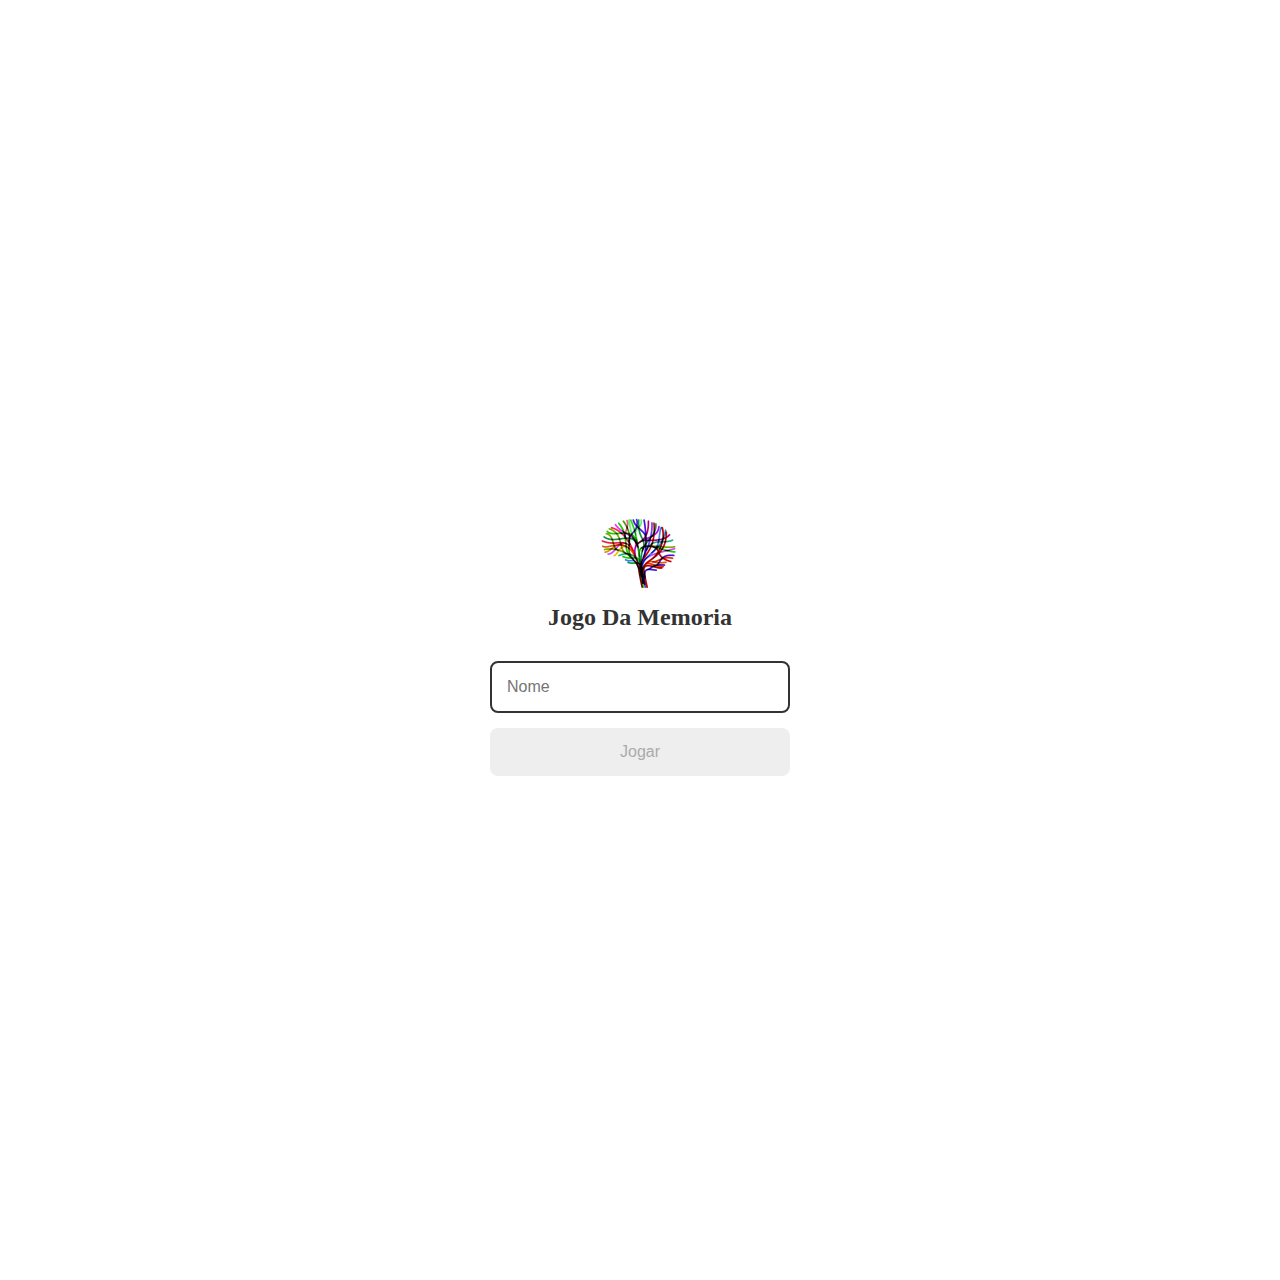
<file: index.html>
<!DOCTYPE html>
<html lang="pt-br">
<head>
    <meta charset="UTF-8">
    <meta name="viewport" content="width=device-width, initial-scale=1.0">
    <link rel="preconnect" href="https://fonts.googleapis.com">
<link rel="preconnect" href="https://fonts.gstatic.com" crossorigin>

    <link rel="stylesheet" href="./css/login.css">
    <link rel="stylesheet" href="./css/reset.css">
    <script defer src="./js/login.js"></script>
    <title>Jogo Da Memoria | Login</title>


</head>
    <form class="login-form">
        <div class="login_header">
            <img src="./img/memory.png" alt="memory icon">
            <h1>Jogo Da Memoria</h1>
        </div>
        <input type="text" placeholder="Nome" class="login_input">
        <button  type="submit" class="login_button" disabled>Jogar</button>
    </form>
</body>
</html>
</file>
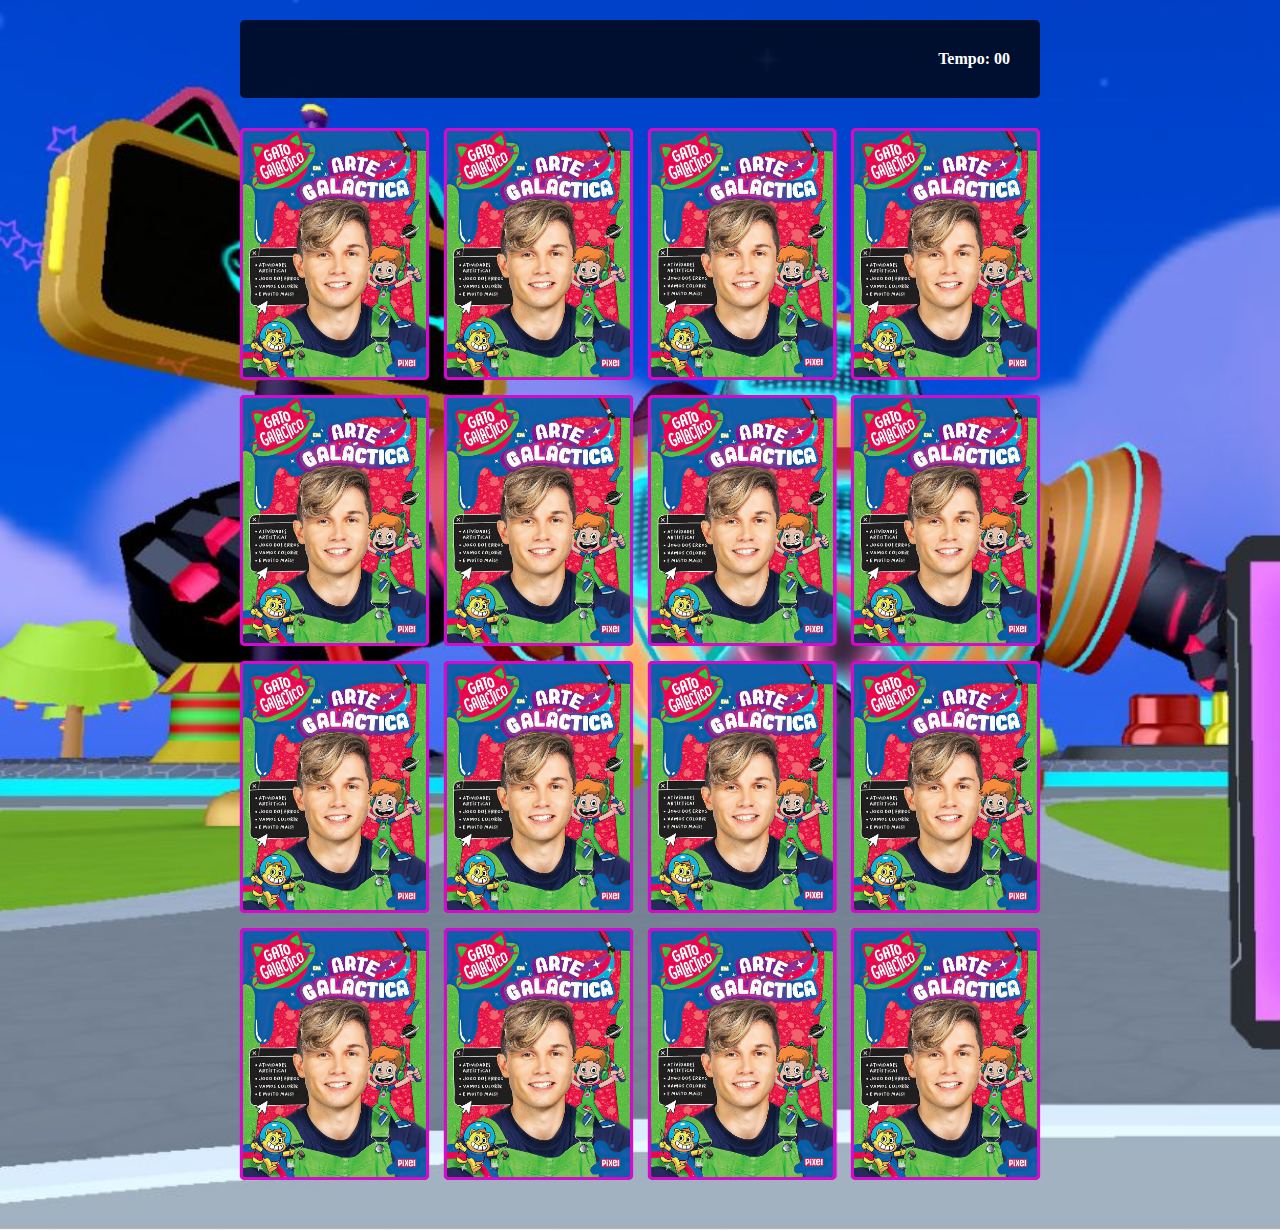
<file: pages/game.html>
<!DOCTYPE html>
<html lang="pt-br">
<head>
    <meta charset="UTF-8">
    <meta name="viewport" content="width=device-width, initial-scale=1.0">
    <link rel="stylesheet" href="../css/reset.css">
    <link rel="stylesheet" href="../css/game.css">
    <script defer src="../js/game.js"></script>
    <title>Jogo Da Memoria</title>
</head>
<main>
    <header>
        <span class="player"> </span>
        <span>  Tempo: <span class="timer"> 00 </span></span>
    </header>
    <div class="grid">
       
    </div>
</main>
</body>
</html>
</file>
<file: css/login.css>
.login-form {
    align-items: center;
    display: flex;
    flex-direction: column;
    height: 100vw;
    justify-content: center;
   

}
.login_header {
    align-items: center;
    display: flex;
    flex-direction: column;
    justify-content: center;
    margin-bottom: 30px;

}
.login_header img {
    width: 100px;
}

.login_header h1 {
    color: #333;
    font-size: 1.5em;
}

.login_input {
    border: 2px solid #333;
    border-radius: 8px;
    font-size: 1em;
    margin-bottom: 15px;
    max-width: 300px;
    outline: none;
    padding: 15px;
    width: 100%;
}

.login_button {
    background-color: #fa05fa;
    border-radius: 8px;
    color: #fff;
    cursor: pointer;
    font-size: 1em;
    max-width: 300px;
    padding: 15px;
    width: 100%;
}

.login_button:disabled {
    background-color: #eee;
    color: #aaa;
    cursor:auto;
}
</file>
<file: css/game.css>
main{
    display: flex;
    flex-direction: column;
    width: 100%;
    background-image: url('../img/94af79818825aa84689e4f0596f2062a.jpg');
    background-size: cover;
    color: #fff;
    font-weight: bold;
    min-height: 100vh;
    align-items: center;
    justify-content: center;
    padding: 20px 20px 50px;

}

header {
    display: flex;
    align-items: center;
    justify-content: space-between;
    background-color: rgba(0, 0, 0, 0.767);
    width: 100%;
    max-width: 800px;
    padding: 30px;
    margin: 0 0 30px;
    border-radius: 5px;
    

}
.grid {
    display: grid;
    grid-template-columns: repeat(4, 1fr);
    gap:15px;
    width: 100%;
    max-width: 800px;
    margin: 0 auto;
    
}

.card {
    aspect-ratio:3/4 ;
    width: 100%;
    background-color: #333;
    border-radius: 5px;
    position: relative;
    transition: all 400ms ease;
    transform-style: preserve-3d;
}
.face{
    width: 100%;
    height: 100%;
    position: absolute;
    background-size: cover;
    background-position: center;
    border: 3px solid rgb(214, 9, 204);
    border-radius: 5px;

}

.front {
    transform: rotateY(180deg);
    
    
}

.back {
    background-color: blue;
    background-image: url(../img/fundoDeck.png);
    backface-visibility: hidden;
}

.reveal-card{
    transform: rotateY(180deg);
}

.disabled-card {
    filter: saturate(0);
    opacity: 0.5;
}
</file>
